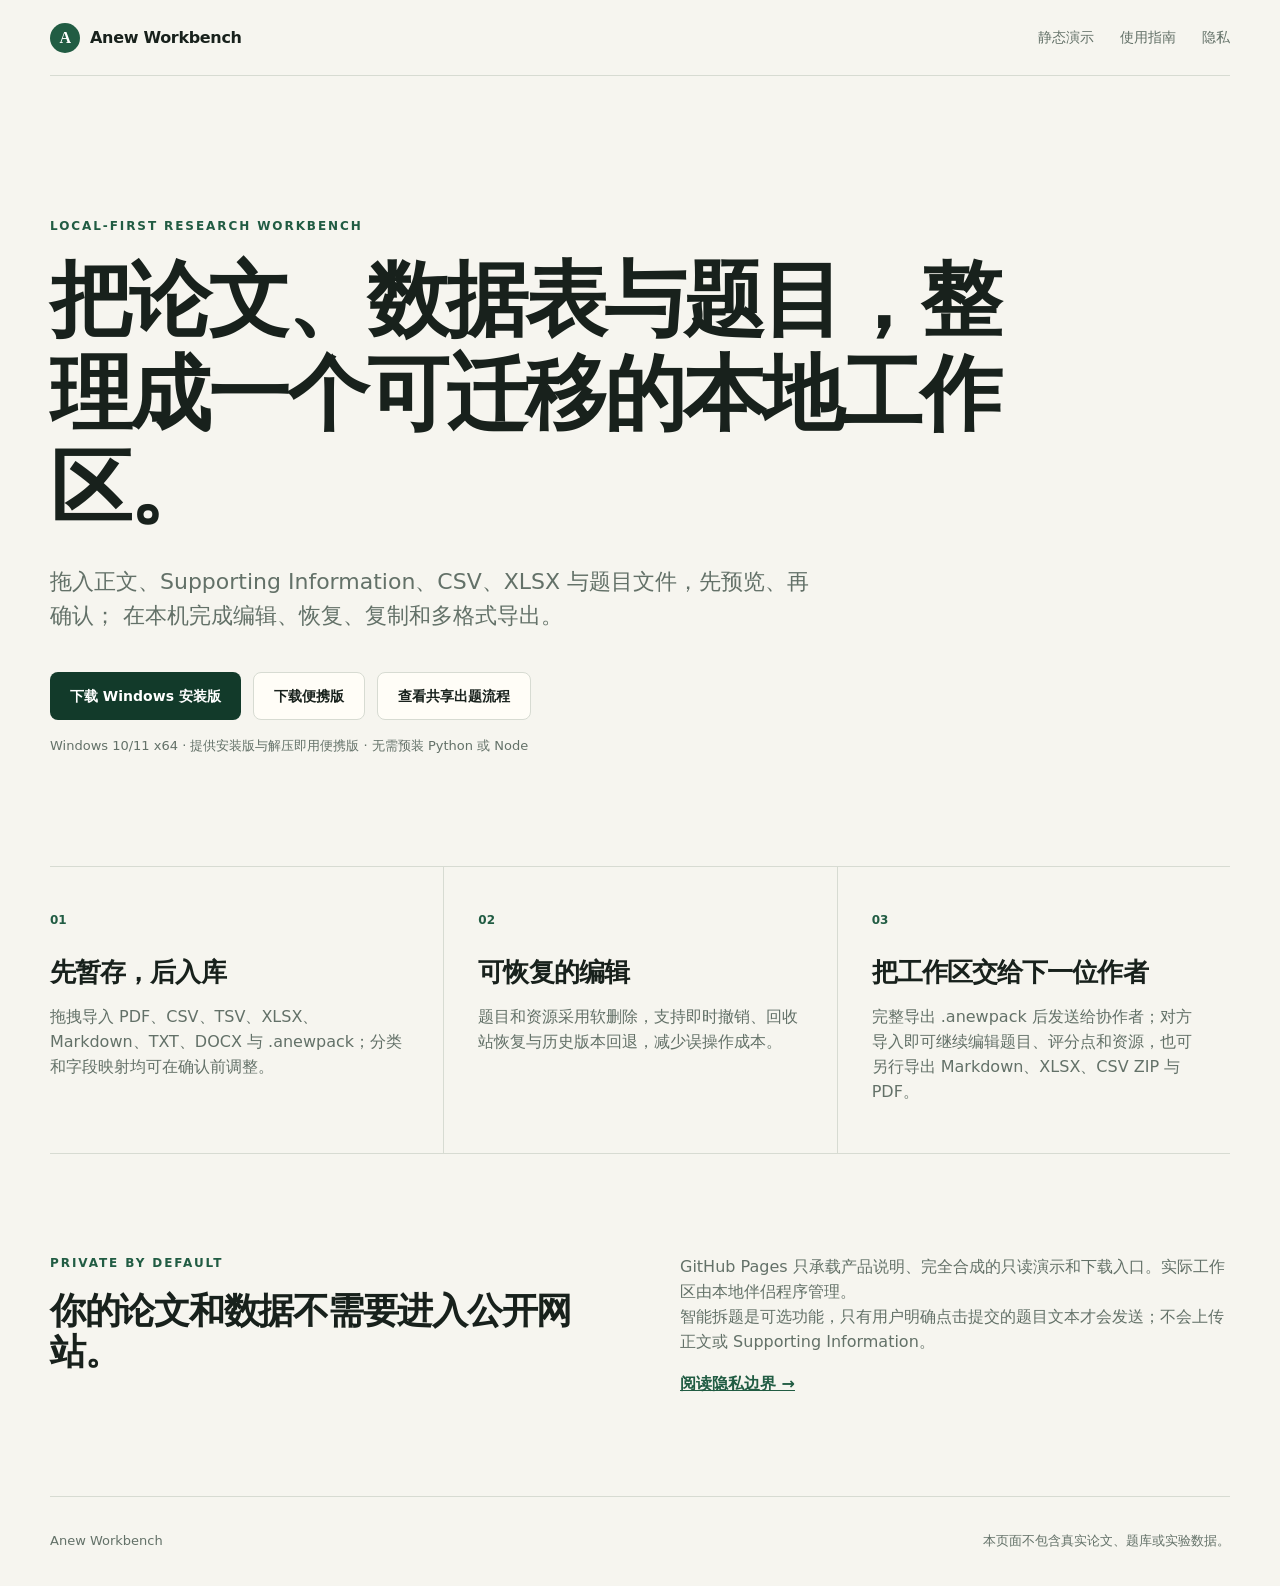
<file: index.html>
<!doctype html>
<html lang="zh-CN">
  <head>
    <meta charset="UTF-8" />
    <meta name="viewport" content="width=device-width, initial-scale=1" />
    <meta name="description" content="Anew Workbench：本地优先的科研题库整理、导入与导出工具。" />
    <title>Anew Workbench</title>
    <link rel="stylesheet" href="styles.css" />
  </head>
  <body>
    <header class="site-header">
      <a class="brand" href="index.html" aria-label="Anew Workbench 首页">
        <span class="brand-mark" aria-hidden="true">A</span>
        <span>Anew Workbench</span>
      </a>
      <nav aria-label="主导航">
        <a href="demo.html">静态演示</a>
        <a href="docs.html">使用指南</a>
        <a href="privacy.html">隐私</a>
      </nav>
    </header>

    <main>
      <section class="hero">
        <div class="eyebrow">LOCAL-FIRST RESEARCH WORKBENCH</div>
        <h1>把论文、数据表与题目，整理成一个可迁移的本地工作区。</h1>
        <p class="hero-copy">
          拖入正文、Supporting Information、CSV、XLSX 与题目文件，先预览、再确认；
          在本机完成编辑、恢复、复制和多格式导出。
        </p>
        <div class="actions">
          <a class="button primary" href="https://github.com/ZiChenWang114514/anew-workbench/releases/latest/download/AnewWorkbench-win-x64-Setup.exe">下载 Windows 安装版</a>
          <a class="button secondary" href="https://github.com/ZiChenWang114514/anew-workbench/releases/latest/download/AnewWorkbench-win-x64-portable.zip">下载便携版</a>
          <a class="button secondary" href="docs.html#share">查看共享出题流程</a>
        </div>
        <p class="microcopy">Windows 10/11 x64 · 提供安装版与解压即用便携版 · 无需预装 Python 或 Node</p>
      </section>

      <section class="feature-grid" aria-label="核心功能">
        <article>
          <span class="feature-number">01</span>
          <h2>先暂存，后入库</h2>
          <p>拖拽导入 PDF、CSV、TSV、XLSX、Markdown、TXT、DOCX 与 .anewpack；分类和字段映射均可在确认前调整。</p>
        </article>
        <article>
          <span class="feature-number">02</span>
          <h2>可恢复的编辑</h2>
          <p>题目和资源采用软删除，支持即时撤销、回收站恢复与历史版本回退，减少误操作成本。</p>
        </article>
        <article>
          <span class="feature-number">03</span>
          <h2>把工作区交给下一位作者</h2>
          <p>完整导出 .anewpack 后发送给协作者；对方导入即可继续编辑题目、评分点和资源，也可另行导出 Markdown、XLSX、CSV ZIP 与 PDF。</p>
        </article>
      </section>

      <section class="split-panel">
        <div>
          <div class="eyebrow">PRIVATE BY DEFAULT</div>
          <h2>你的论文和数据不需要进入公开网站。</h2>
        </div>
        <div>
          <p>GitHub Pages 只承载产品说明、完全合成的只读演示和下载入口。实际工作区由本地伴侣程序管理。</p>
          <p>智能拆题是可选功能，只有用户明确点击提交的题目文本才会发送；不会上传正文或 Supporting Information。</p>
          <a class="text-link" href="privacy.html">阅读隐私边界 →</a>
        </div>
      </section>
    </main>

    <footer>
      <span>Anew Workbench</span>
      <span>本页面不包含真实论文、题库或实验数据。</span>
    </footer>
  </body>
</html>
</file>
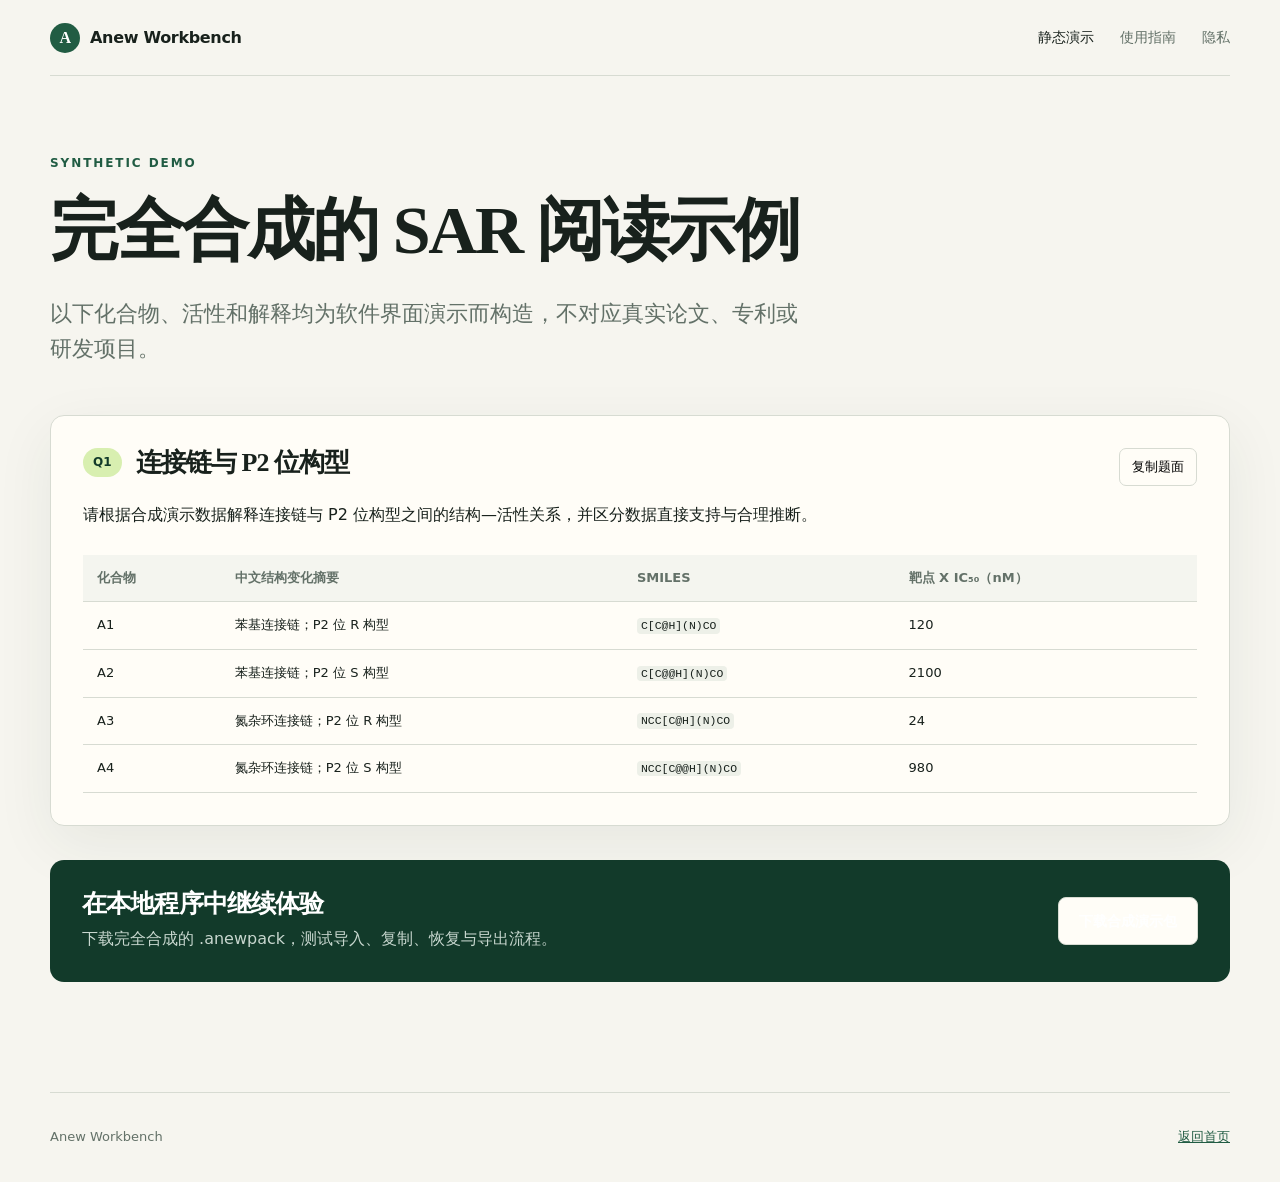
<file: demo.html>
<!doctype html>
<html lang="zh-CN">
  <head>
    <meta charset="UTF-8" />
    <meta name="viewport" content="width=device-width, initial-scale=1" />
    <title>静态演示 · Anew Workbench</title>
    <link rel="stylesheet" href="styles.css" />
  </head>
  <body>
    <header class="site-header">
      <a class="brand" href="index.html"><span class="brand-mark" aria-hidden="true">A</span><span>Anew Workbench</span></a>
      <nav aria-label="主导航"><a aria-current="page" href="demo.html">静态演示</a><a href="docs.html">使用指南</a><a href="privacy.html">隐私</a></nav>
    </header>
    <main class="page-shell">
      <div class="eyebrow">SYNTHETIC DEMO</div>
      <h1>完全合成的 SAR 阅读示例</h1>
      <p class="lead">以下化合物、活性和解释均为软件界面演示而构造，不对应真实论文、专利或研发项目。</p>

      <section class="demo-card">
        <div class="demo-heading">
          <div><span class="pill">Q1</span><h2>连接链与 P2 位构型</h2></div>
          <button type="button" onclick="navigator.clipboard?.writeText(document.getElementById('demo-question').innerText)">复制题面</button>
        </div>
        <p id="demo-question">请根据合成演示数据解释连接链与 P2 位构型之间的结构—活性关系，并区分数据直接支持与合理推断。</p>
        <div class="table-scroll">
          <table>
            <thead><tr><th>化合物</th><th>中文结构变化摘要</th><th>SMILES</th><th>靶点 X IC₅₀（nM）</th></tr></thead>
            <tbody>
              <tr><td>A1</td><td>苯基连接链；P2 位 R 构型</td><td><code>C[C@H](N)CO</code></td><td>120</td></tr>
              <tr><td>A2</td><td>苯基连接链；P2 位 S 构型</td><td><code>C[C@@H](N)CO</code></td><td>2100</td></tr>
              <tr><td>A3</td><td>氮杂环连接链；P2 位 R 构型</td><td><code>NCC[C@H](N)CO</code></td><td>24</td></tr>
              <tr><td>A4</td><td>氮杂环连接链；P2 位 S 构型</td><td><code>NCC[C@@H](N)CO</code></td><td>980</td></tr>
            </tbody>
          </table>
        </div>
      </section>

      <section class="download-band">
        <div><h2>在本地程序中继续体验</h2><p>下载完全合成的 .anewpack，测试导入、复制、恢复与导出流程。</p></div>
        <a class="button secondary" href="assets/synthetic-sar-demo.anewpack" download>下载合成演示包</a>
      </section>
    </main>
    <footer><span>Anew Workbench</span><a href="index.html">返回首页</a></footer>
  </body>
</html>
</file>
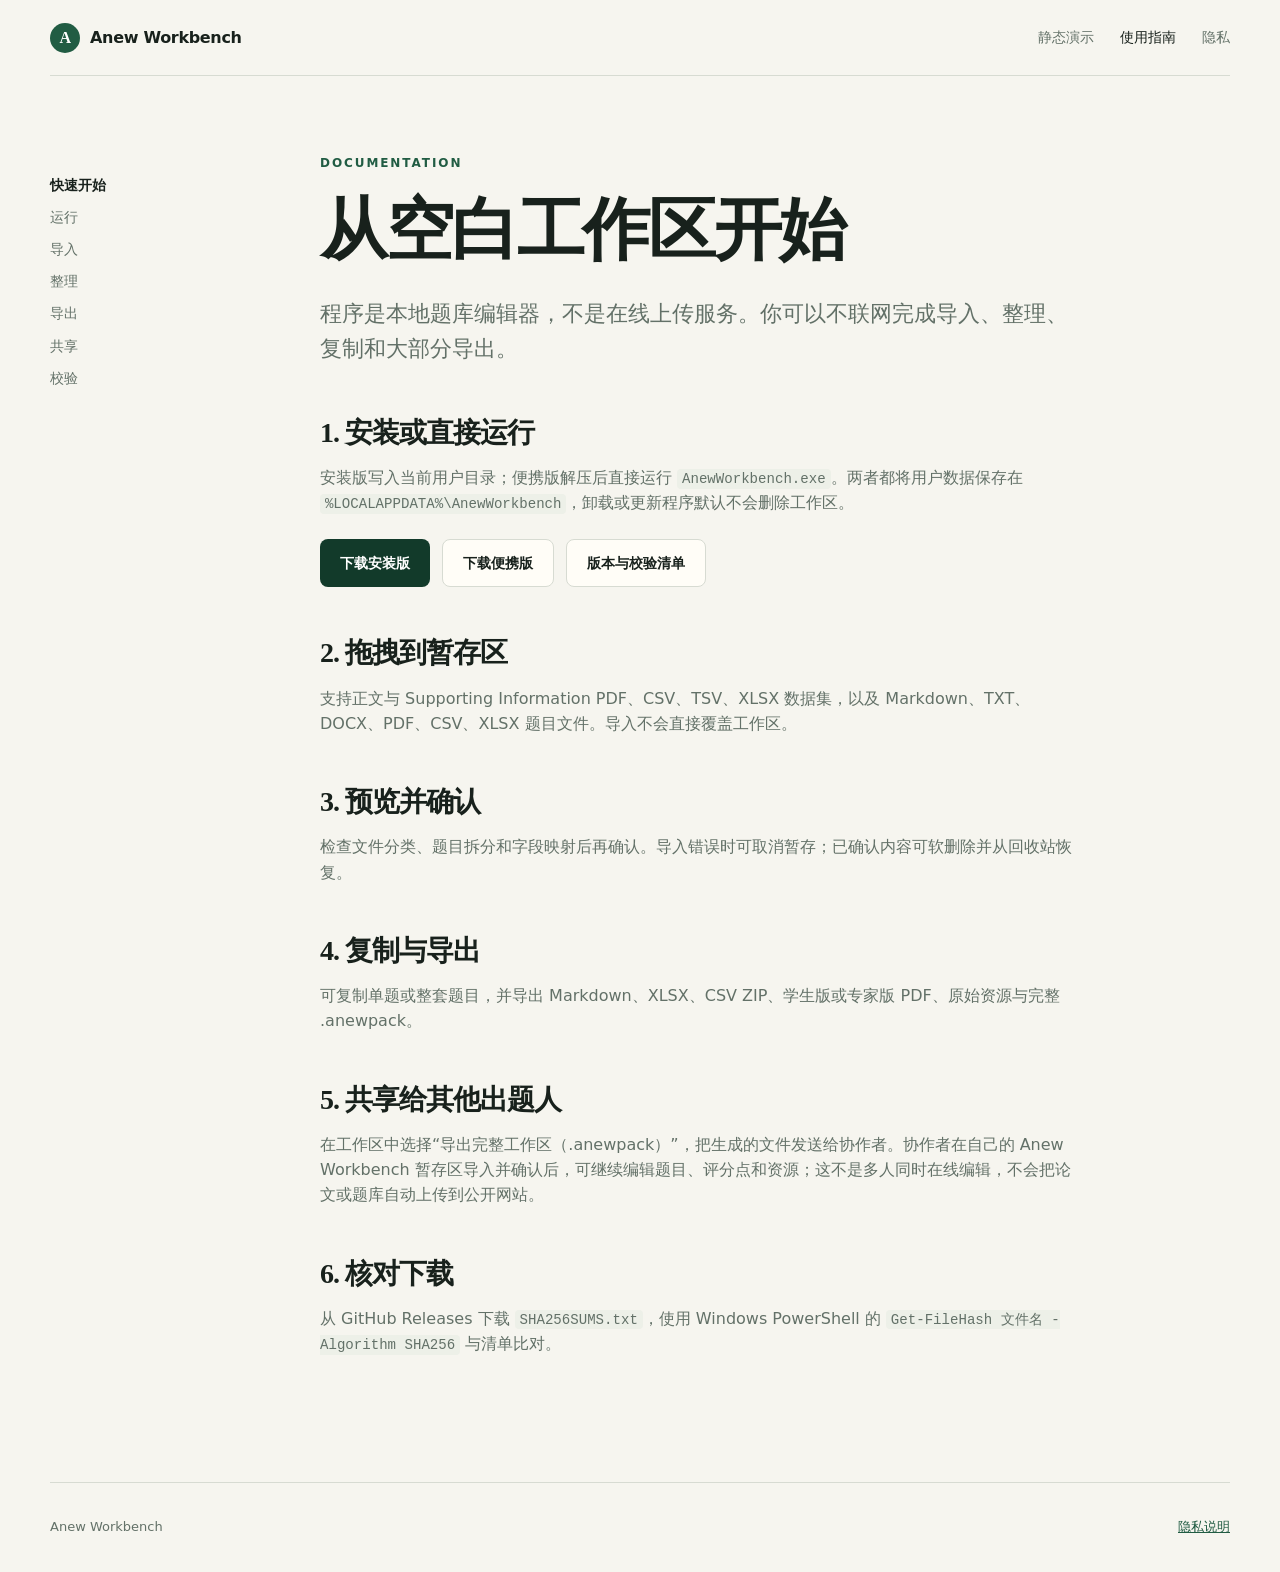
<file: docs.html>
<!doctype html>
<html lang="zh-CN">
  <head>
    <meta charset="UTF-8" />
    <meta name="viewport" content="width=device-width, initial-scale=1" />
    <title>使用指南 · Anew Workbench</title>
    <link rel="stylesheet" href="styles.css" />
  </head>
  <body>
    <header class="site-header">
      <a class="brand" href="index.html"><span class="brand-mark" aria-hidden="true">A</span><span>Anew Workbench</span></a>
      <nav aria-label="主导航"><a href="demo.html">静态演示</a><a aria-current="page" href="docs.html">使用指南</a><a href="privacy.html">隐私</a></nav>
    </header>
    <main class="page-shell docs-layout">
      <aside><strong>快速开始</strong><a href="#install">运行</a><a href="#import">导入</a><a href="#organize">整理</a><a href="#export">导出</a><a href="#share">共享</a><a href="#verify">校验</a></aside>
      <article>
        <div class="eyebrow">DOCUMENTATION</div>
        <h1>从空白工作区开始</h1>
        <p class="lead">程序是本地题库编辑器，不是在线上传服务。你可以不联网完成导入、整理、复制和大部分导出。</p>
        <h2 id="install">1. 安装或直接运行</h2>
        <p>安装版写入当前用户目录；便携版解压后直接运行 <code>AnewWorkbench.exe</code>。两者都将用户数据保存在 <code>%LOCALAPPDATA%\AnewWorkbench</code>，卸载或更新程序默认不会删除工作区。</p>
        <div class="actions compact"><a class="button primary" href="https://github.com/ZiChenWang114514/anew-workbench/releases/latest/download/AnewWorkbench-win-x64-Setup.exe">下载安装版</a><a class="button secondary" href="https://github.com/ZiChenWang114514/anew-workbench/releases/latest/download/AnewWorkbench-win-x64-portable.zip">下载便携版</a><a class="button secondary" href="https://github.com/ZiChenWang114514/anew-workbench/releases/latest">版本与校验清单</a></div>
        <h2 id="import">2. 拖拽到暂存区</h2>
        <p>支持正文与 Supporting Information PDF、CSV、TSV、XLSX 数据集，以及 Markdown、TXT、DOCX、PDF、CSV、XLSX 题目文件。导入不会直接覆盖工作区。</p>
        <h2 id="organize">3. 预览并确认</h2>
        <p>检查文件分类、题目拆分和字段映射后再确认。导入错误时可取消暂存；已确认内容可软删除并从回收站恢复。</p>
        <h2 id="export">4. 复制与导出</h2>
        <p>可复制单题或整套题目，并导出 Markdown、XLSX、CSV ZIP、学生版或专家版 PDF、原始资源与完整 .anewpack。</p>
        <h2 id="share">5. 共享给其他出题人</h2>
        <p>在工作区中选择“导出完整工作区（.anewpack）”，把生成的文件发送给协作者。协作者在自己的 Anew Workbench 暂存区导入并确认后，可继续编辑题目、评分点和资源；这不是多人同时在线编辑，不会把论文或题库自动上传到公开网站。</p>
        <h2 id="verify">6. 核对下载</h2>
        <p>从 GitHub Releases 下载 <code>SHA256SUMS.txt</code>，使用 Windows PowerShell 的 <code>Get-FileHash 文件名 -Algorithm SHA256</code> 与清单比对。</p>
      </article>
    </main>
    <footer><span>Anew Workbench</span><a href="privacy.html">隐私说明</a></footer>
  </body>
</html>
</file>
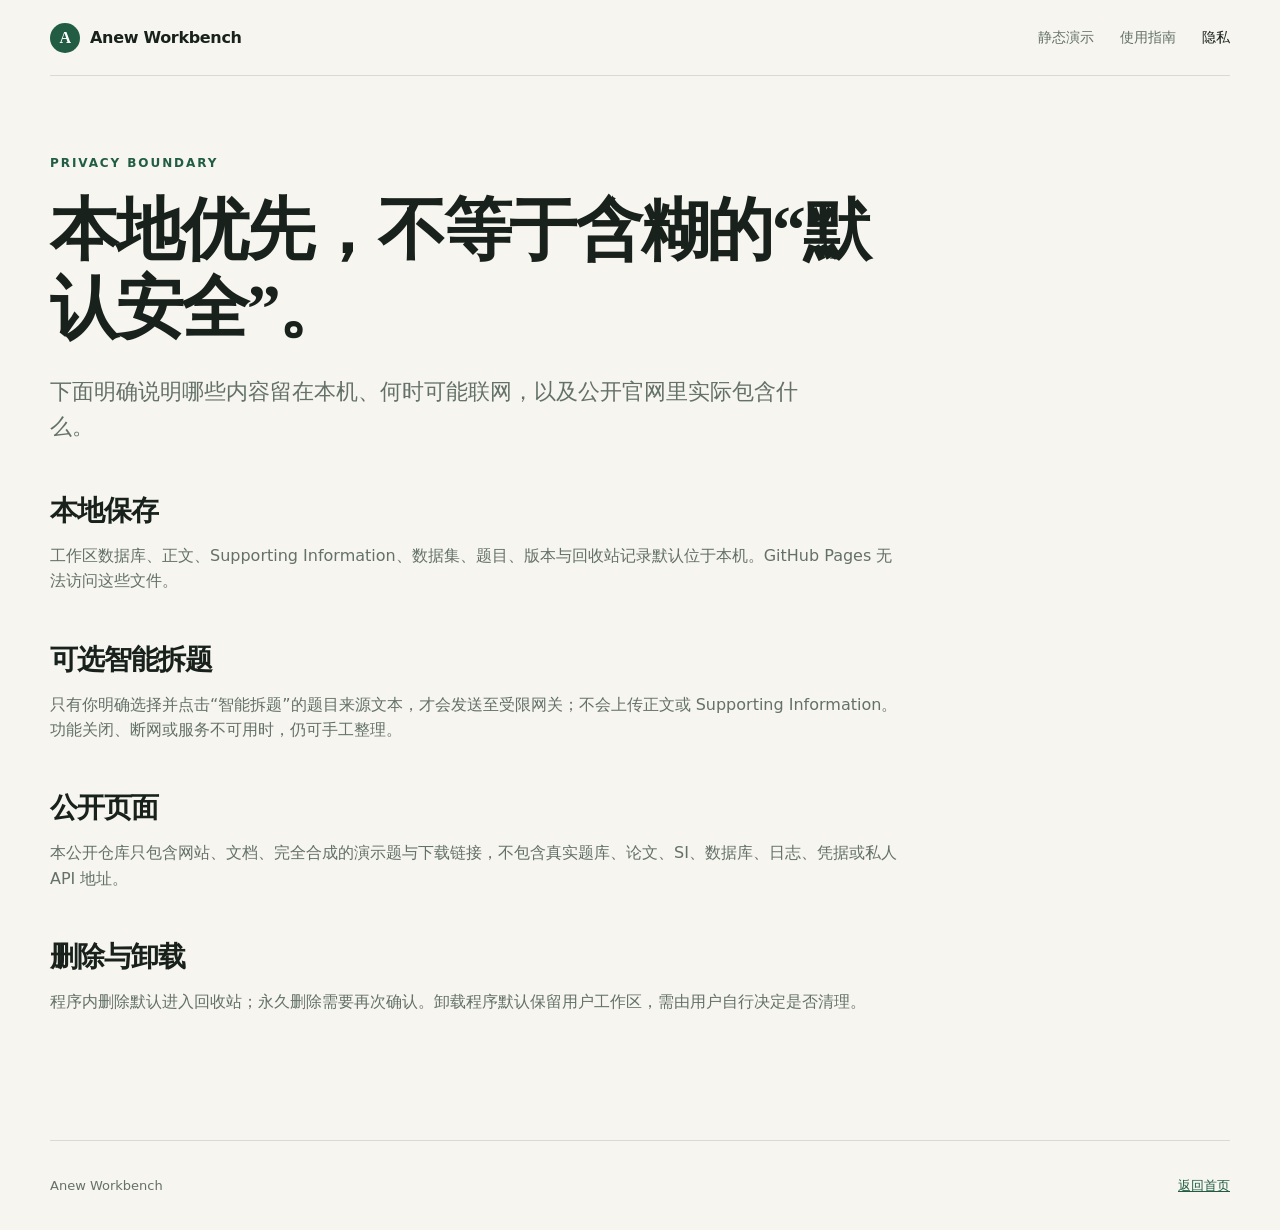
<file: privacy.html>
<!doctype html>
<html lang="zh-CN">
  <head>
    <meta charset="UTF-8" />
    <meta name="viewport" content="width=device-width, initial-scale=1" />
    <title>隐私边界 · Anew Workbench</title>
    <link rel="stylesheet" href="styles.css" />
  </head>
  <body>
    <header class="site-header">
      <a class="brand" href="index.html"><span class="brand-mark" aria-hidden="true">A</span><span>Anew Workbench</span></a>
      <nav aria-label="主导航"><a href="demo.html">静态演示</a><a href="docs.html">使用指南</a><a aria-current="page" href="privacy.html">隐私</a></nav>
    </header>
    <main class="page-shell prose">
      <div class="eyebrow">PRIVACY BOUNDARY</div>
      <h1>本地优先，不等于含糊的“默认安全”。</h1>
      <p class="lead">下面明确说明哪些内容留在本机、何时可能联网，以及公开官网里实际包含什么。</p>
      <h2>本地保存</h2>
      <p>工作区数据库、正文、Supporting Information、数据集、题目、版本与回收站记录默认位于本机。GitHub Pages 无法访问这些文件。</p>
      <h2>可选智能拆题</h2>
      <p>只有你明确选择并点击“智能拆题”的题目来源文本，才会发送至受限网关；不会上传正文或 Supporting Information。功能关闭、断网或服务不可用时，仍可手工整理。</p>
      <h2>公开页面</h2>
      <p>本公开仓库只包含网站、文档、完全合成的演示题与下载链接，不包含真实题库、论文、SI、数据库、日志、凭据或私人 API 地址。</p>
      <h2>删除与卸载</h2>
      <p>程序内删除默认进入回收站；永久删除需要再次确认。卸载程序默认保留用户工作区，需由用户自行决定是否清理。</p>
    </main>
    <footer><span>Anew Workbench</span><a href="index.html">返回首页</a></footer>
  </body>
</html>
</file>
<file: styles.css>
:root {
  color-scheme: light;
  --ink: #18211c;
  --muted: #637168;
  --paper: #f6f5ef;
  --card: #fffdf7;
  --line: #d7dbd2;
  --green: #215c43;
  --green-deep: #123a2a;
  --lime: #d8efb0;
  --serif: "Noto Serif SC", "Source Han Serif SC", "Songti SC", serif;
  --sans: "Noto Sans SC", "Microsoft YaHei", system-ui, sans-serif;
}

* { box-sizing: border-box; }
html { scroll-behavior: smooth; }
body { margin: 0; background: var(--paper); color: var(--ink); font-family: var(--sans); font-size: 16px; line-height: 1.58; }
a { color: inherit; }
.site-header, footer { width: min(1180px, calc(100% - 40px)); margin: 0 auto; display: flex; align-items: center; justify-content: space-between; }
.site-header { min-height: 76px; border-bottom: 1px solid var(--line); }
.brand { display: inline-flex; align-items: center; gap: 10px; text-decoration: none; font-weight: 750; letter-spacing: -.02em; }
.brand-mark { display: grid; place-items: center; width: 30px; height: 30px; border-radius: 50%; background: var(--green); color: white; font-family: var(--serif); }
nav { display: flex; gap: 26px; }
nav a { color: var(--muted); text-decoration: none; font-size: 14px; }
nav a:hover, nav a[aria-current="page"] { color: var(--ink); }
main { width: min(1180px, calc(100% - 40px)); margin: 0 auto; }
.hero { padding: clamp(72px, 11vw, 148px) 0 96px; max-width: 980px; }
.eyebrow { color: var(--green); font-size: 12px; font-weight: 800; letter-spacing: .16em; margin-bottom: 18px; }
h1, h2 { font-family: var(--serif); font-weight: 650; letter-spacing: -.035em; line-height: 1.15; }
h1 { font-size: clamp(44px, 7vw, 82px); margin: 0 0 28px; }
h2 { font-size: clamp(25px, 3vw, 36px); margin: 0 0 16px; }
.hero-copy, .lead { max-width: 760px; color: var(--muted); font-size: clamp(18px, 2vw, 22px); }
.actions { display: flex; flex-wrap: wrap; gap: 12px; margin-top: 38px; }
.actions.compact { margin: 24px 0 34px; }
.button { display: inline-flex; min-height: 48px; align-items: center; justify-content: center; padding: 0 20px; border-radius: 8px; text-decoration: none; font-weight: 700; font-size: 14px; }
.button.primary { background: var(--green-deep); color: white; }
.button.secondary { border: 1px solid var(--line); background: var(--card); }
.microcopy { color: var(--muted); font-size: 13px; margin-top: 16px; }
.feature-grid { display: grid; grid-template-columns: repeat(3, 1fr); border-top: 1px solid var(--line); border-bottom: 1px solid var(--line); }
.feature-grid article { padding: 44px 34px 48px 0; }
.feature-grid article + article { border-left: 1px solid var(--line); padding-left: 34px; }
.feature-grid h2 { font-size: 26px; }
.feature-grid p, .split-panel p { color: var(--muted); margin: 0; }
.feature-number { display: block; color: var(--green); font-size: 12px; font-weight: 800; margin-bottom: 28px; }
.split-panel { display: grid; grid-template-columns: 1fr 1fr; gap: 80px; padding: 100px 0; }
.text-link { display: inline-block; color: var(--green); font-weight: 700; margin-top: 16px; }
footer { min-height: 90px; border-top: 1px solid var(--line); color: var(--muted); font-size: 13px; }
footer a { color: var(--green); }
.page-shell { padding: 78px 0 110px; }
.page-shell > h1, .docs-layout h1 { font-size: clamp(42px, 6vw, 68px); }
.demo-card { margin-top: 48px; padding: 32px; background: var(--card); border: 1px solid var(--line); border-radius: 14px; box-shadow: 0 18px 60px rgb(31 51 39 / 7%); }
.demo-heading { display: flex; justify-content: space-between; align-items: flex-start; gap: 20px; }
.demo-heading > div { display: flex; align-items: center; gap: 14px; }
.demo-heading h2 { margin: 0; font-size: 26px; }
.demo-heading button { border: 1px solid var(--line); background: transparent; border-radius: 7px; padding: 9px 12px; cursor: pointer; }
.pill { display: inline-flex; border-radius: 999px; background: var(--lime); color: var(--green-deep); padding: 5px 10px; font-size: 12px; font-weight: 800; }
.table-scroll { overflow-x: auto; margin-top: 28px; }
table { width: 100%; border-collapse: collapse; font-size: 13px; }
th, td { padding: 13px 14px; text-align: left; border-bottom: 1px solid var(--line); white-space: nowrap; }
th { color: var(--muted); font-weight: 700; background: #f4f5ef; }
code { font-family: "Cascadia Code", "SFMono-Regular", monospace; font-size: .88em; background: #edf0e8; border-radius: 4px; padding: .12em .35em; }
.download-band { margin-top: 34px; padding: 30px 32px; background: var(--green-deep); color: white; border-radius: 14px; display: flex; align-items: center; justify-content: space-between; gap: 28px; }
.download-band h2 { font-size: 25px; margin-bottom: 8px; }
.download-band p { margin: 0; color: #c8d7cf; }
.docs-layout { display: grid; grid-template-columns: 200px minmax(0, 760px); gap: 70px; }
.docs-layout aside { position: sticky; top: 24px; align-self: start; display: grid; gap: 10px; padding: 20px 0; font-size: 14px; }
.docs-layout aside a { color: var(--muted); text-decoration: none; }
.docs-layout article h2, .prose h2 { margin-top: 50px; font-size: 28px; }
.docs-layout article p, .prose p { color: var(--muted); }
.prose { max-width: 850px; margin-left: max(20px, calc((100% - 1180px) / 2)); }

@media (max-width: 760px) {
  .site-header { min-height: 66px; }
  nav { gap: 12px; }
  nav a { font-size: 12px; }
  .brand span:last-child { display: none; }
  .hero { padding: 70px 0; }
  h1 { font-size: 42px; }
  .feature-grid, .split-panel, .docs-layout { grid-template-columns: 1fr; }
  .feature-grid article + article { border-left: 0; border-top: 1px solid var(--line); padding-left: 0; }
  .split-panel { gap: 28px; padding: 70px 0; }
  .docs-layout aside { position: static; grid-template-columns: repeat(3, auto); border-bottom: 1px solid var(--line); }
  .demo-card { padding: 20px; }
  .demo-heading, .download-band { align-items: stretch; flex-direction: column; }
  footer { align-items: flex-start; flex-direction: column; justify-content: center; gap: 4px; }
}
</file>
